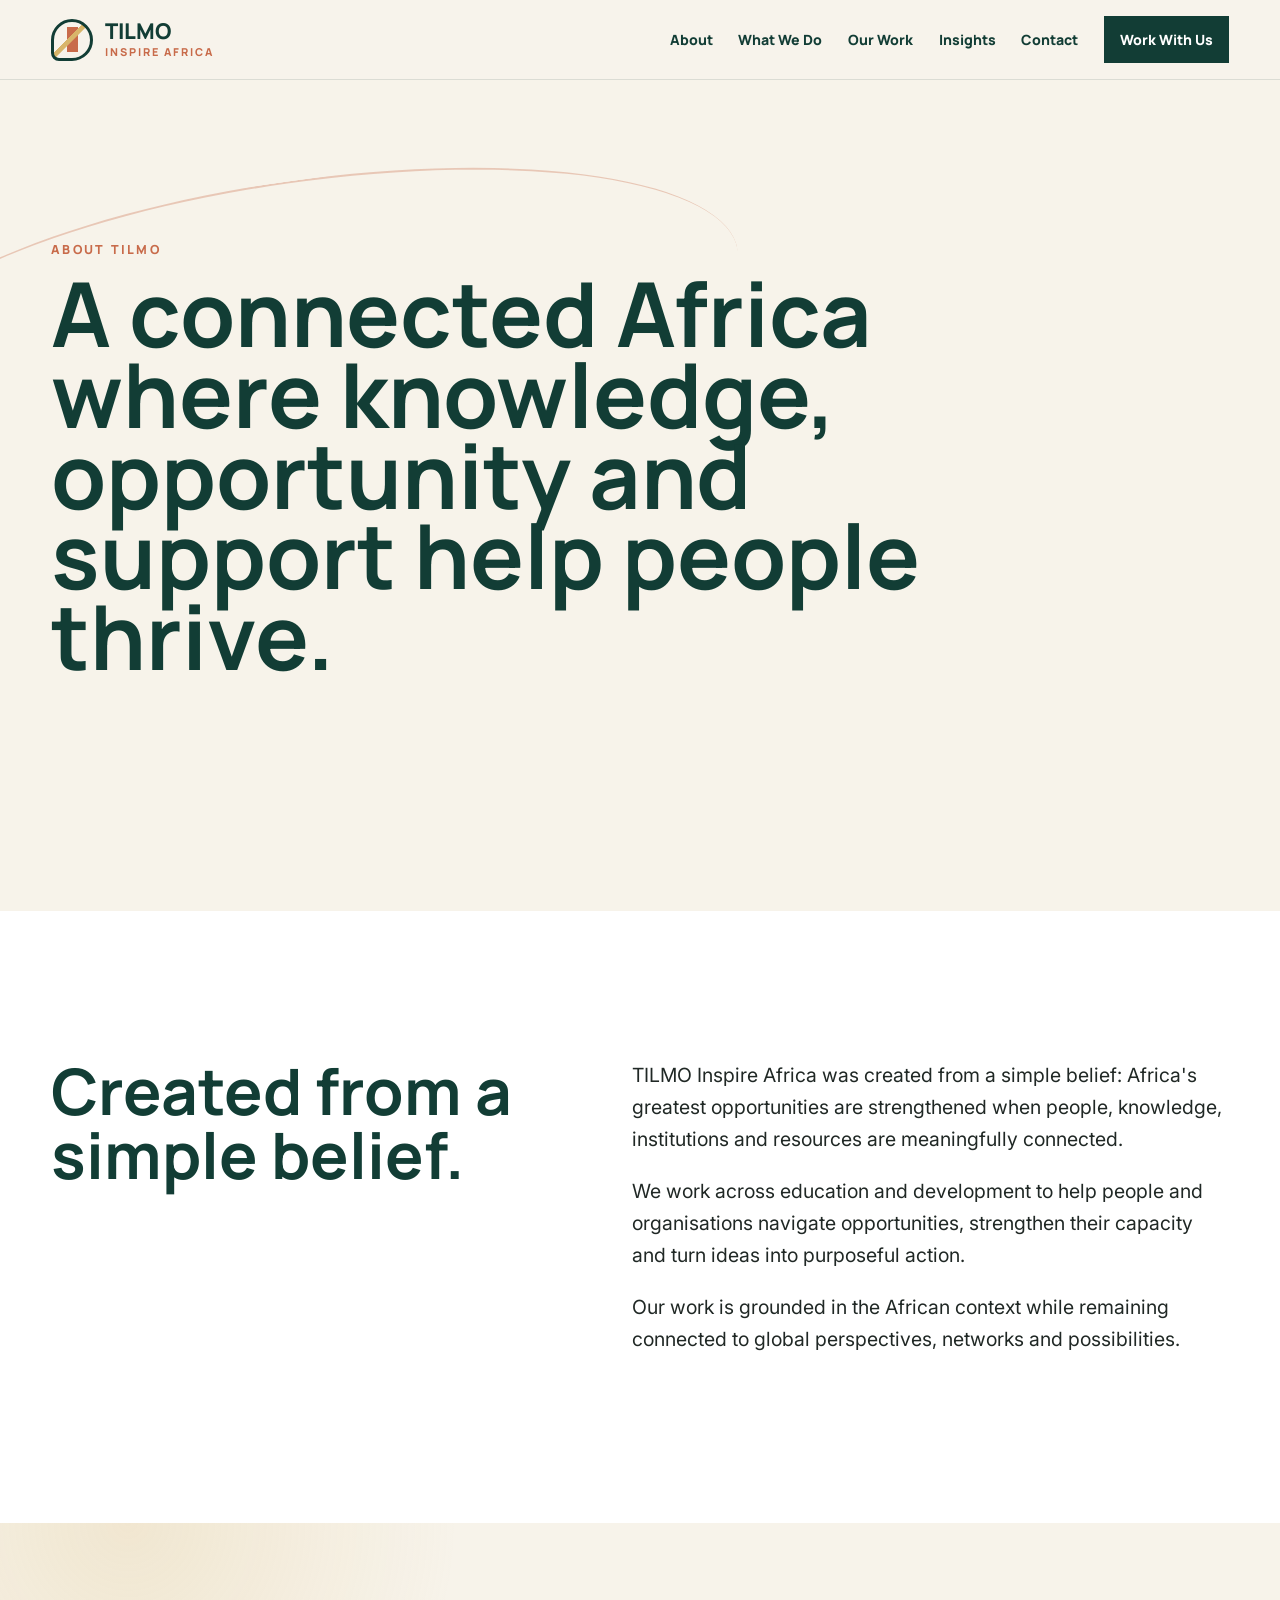
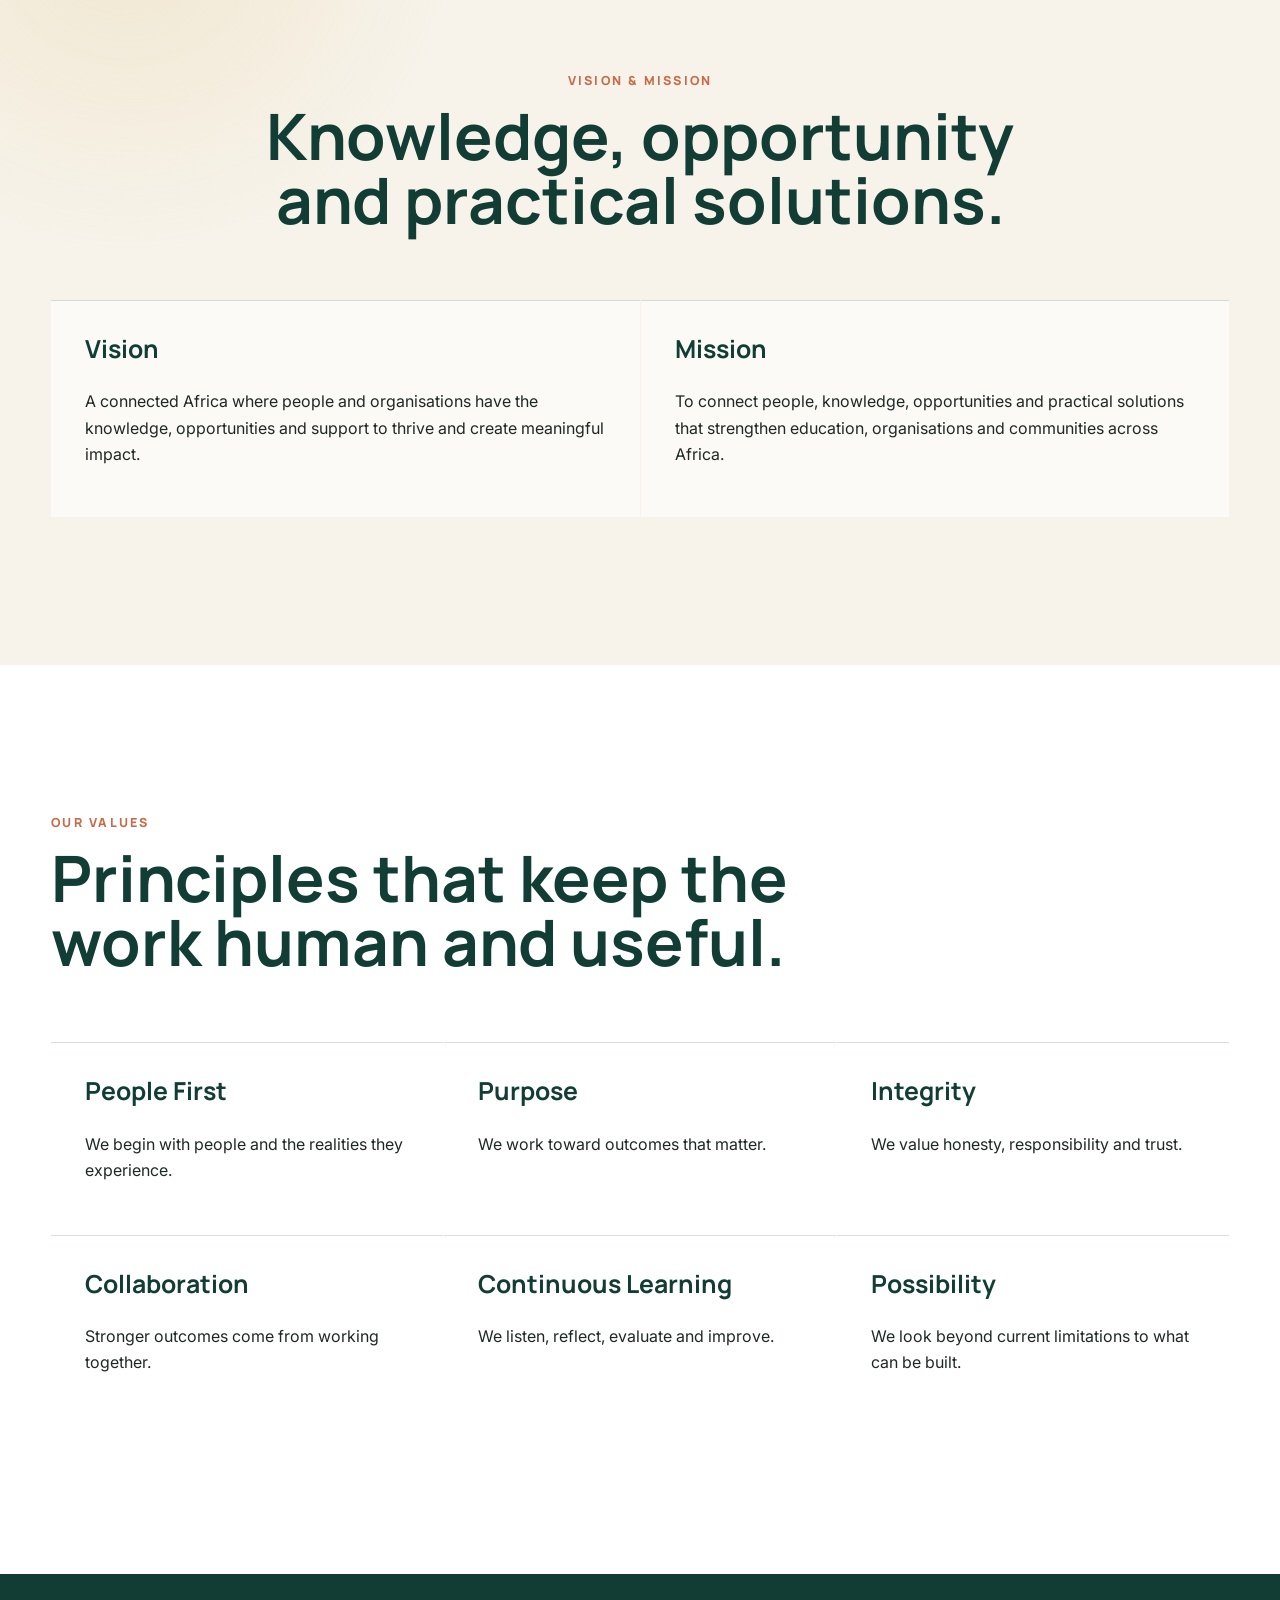
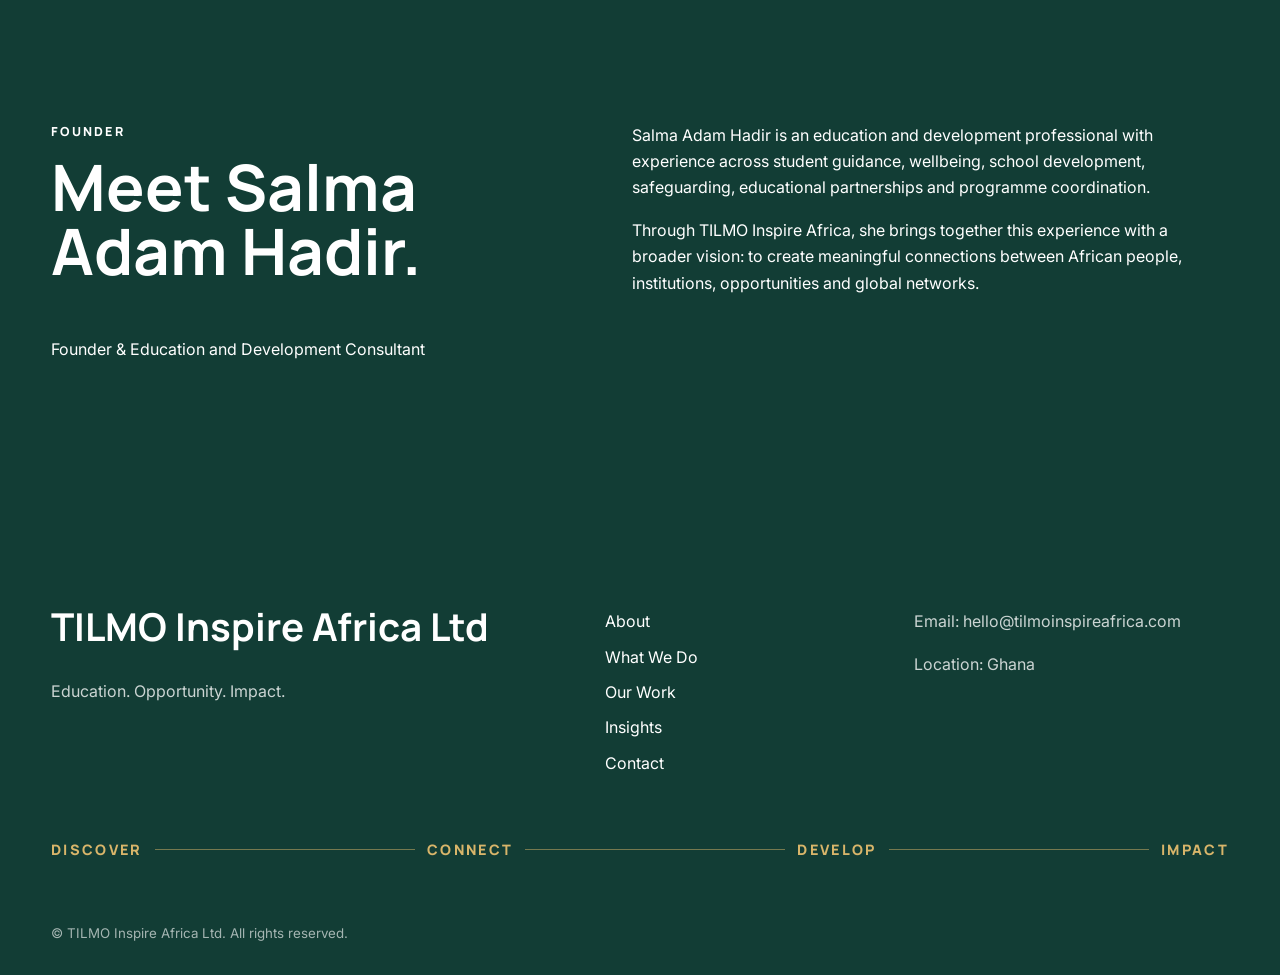
<file: about.html>
<!doctype html>
<html lang="en">
  <head>
    <meta charset="utf-8">
    <meta name="viewport" content="width=device-width, initial-scale=1">
    <title>About TILMO | TILMO Inspire Africa Ltd</title>
    <meta name="description" content="About TILMO Inspire Africa, its vision, values and founder.">
    <link rel="preconnect" href="https://fonts.googleapis.com">
    <link rel="preconnect" href="https://fonts.gstatic.com" crossorigin>
    <link href="https://fonts.googleapis.com/css2?family=DM+Serif+Display:ital@0;1&family=Inter:wght@400;500;600;700&family=Manrope:wght@500;600;700;800&display=swap" rel="stylesheet">
    <link rel="icon" href="favicon.svg" type="image/svg+xml">
    <link rel="stylesheet" href="styles.css">
  </head>
  <body>
    <header class="site-header">
      <a class="brand" href="index.html"><span class="brand-mark"></span><span><strong>TILMO</strong><small>Inspire Africa</small></span></a>
      <button class="nav-toggle" type="button" aria-expanded="false" aria-controls="site-nav">Menu</button>
      <nav id="site-nav" class="site-nav"><a href="about.html">About</a><a href="what-we-do.html">What We Do</a><a href="our-work.html">Our Work</a><a href="insights.html">Insights</a><a href="contact.html">Contact</a><a class="nav-cta" href="contact.html">Work With Us</a></nav>
    </header>
    <main>
      <section class="page-hero">
        <div class="reveal"><p class="eyebrow">About TILMO</p><h1>A connected Africa where knowledge, opportunity and support help people thrive.</h1></div>
      </section>
      <section class="intro section-pad">
        <div class="intro-copy reveal"><h2>Created from a simple belief.</h2></div>
        <div class="intro-text reveal">
          <p>TILMO Inspire Africa was created from a simple belief: Africa's greatest opportunities are strengthened when people, knowledge, institutions and resources are meaningfully connected.</p>
          <p>We work across education and development to help people and organisations navigate opportunities, strengthen their capacity and turn ideas into purposeful action.</p>
          <p>Our work is grounded in the African context while remaining connected to global perspectives, networks and possibilities.</p>
        </div>
      </section>
      <section class="values section-pad ivory-band">
        <div class="section-heading narrow reveal"><p class="eyebrow">Vision & Mission</p><h2>Knowledge, opportunity and practical solutions.</h2></div>
        <div class="two-col">
          <article class="plain-block reveal"><h3>Vision</h3><p>A connected Africa where people and organisations have the knowledge, opportunities and support to thrive and create meaningful impact.</p></article>
          <article class="plain-block reveal"><h3>Mission</h3><p>To connect people, knowledge, opportunities and practical solutions that strengthen education, organisations and communities across Africa.</p></article>
        </div>
      </section>
      <section class="values section-pad">
        <div class="section-heading reveal"><p class="eyebrow">Our Values</p><h2>Principles that keep the work human and useful.</h2></div>
        <div class="value-grid">
          <div class="reveal"><h3>People First</h3><p>We begin with people and the realities they experience.</p></div>
          <div class="reveal"><h3>Purpose</h3><p>We work toward outcomes that matter.</p></div>
          <div class="reveal"><h3>Integrity</h3><p>We value honesty, responsibility and trust.</p></div>
          <div class="reveal"><h3>Collaboration</h3><p>Stronger outcomes come from working together.</p></div>
          <div class="reveal"><h3>Continuous Learning</h3><p>We listen, reflect, evaluate and improve.</p></div>
          <div class="reveal"><h3>Possibility</h3><p>We look beyond current limitations to what can be built.</p></div>
        </div>
      </section>
      <section class="founder section-pad forest-band">
        <div class="split-copy reveal"><p class="eyebrow">Founder</p><h2>Meet Salma Adam Hadir.</h2><p>Founder & Education and Development Consultant</p></div>
        <div class="split-copy reveal"><p>Salma Adam Hadir is an education and development professional with experience across student guidance, wellbeing, school development, safeguarding, educational partnerships and programme coordination.</p><p>Through TILMO Inspire Africa, she brings together this experience with a broader vision: to create meaningful connections between African people, institutions, opportunities and global networks.</p></div>
      </section>
    </main>
    <footer class="site-footer"><div class="footer-brand"><h2>TILMO Inspire Africa Ltd</h2><p>Education. Opportunity. Impact.</p></div><div class="footer-links"><a href="about.html">About</a><a href="what-we-do.html">What We Do</a><a href="our-work.html">Our Work</a><a href="insights.html">Insights</a><a href="contact.html">Contact</a></div><div class="footer-contact"><p>Email: hello@tilmoinspireafrica.com</p><p>Location: Ghana</p></div><div class="footer-path">DISCOVER <span></span> CONNECT <span></span> DEVELOP <span></span> IMPACT</div><small>&copy; TILMO Inspire Africa Ltd. All rights reserved.</small></footer>
    <script src="script.js"></script>
  </body>
</html>
</file>
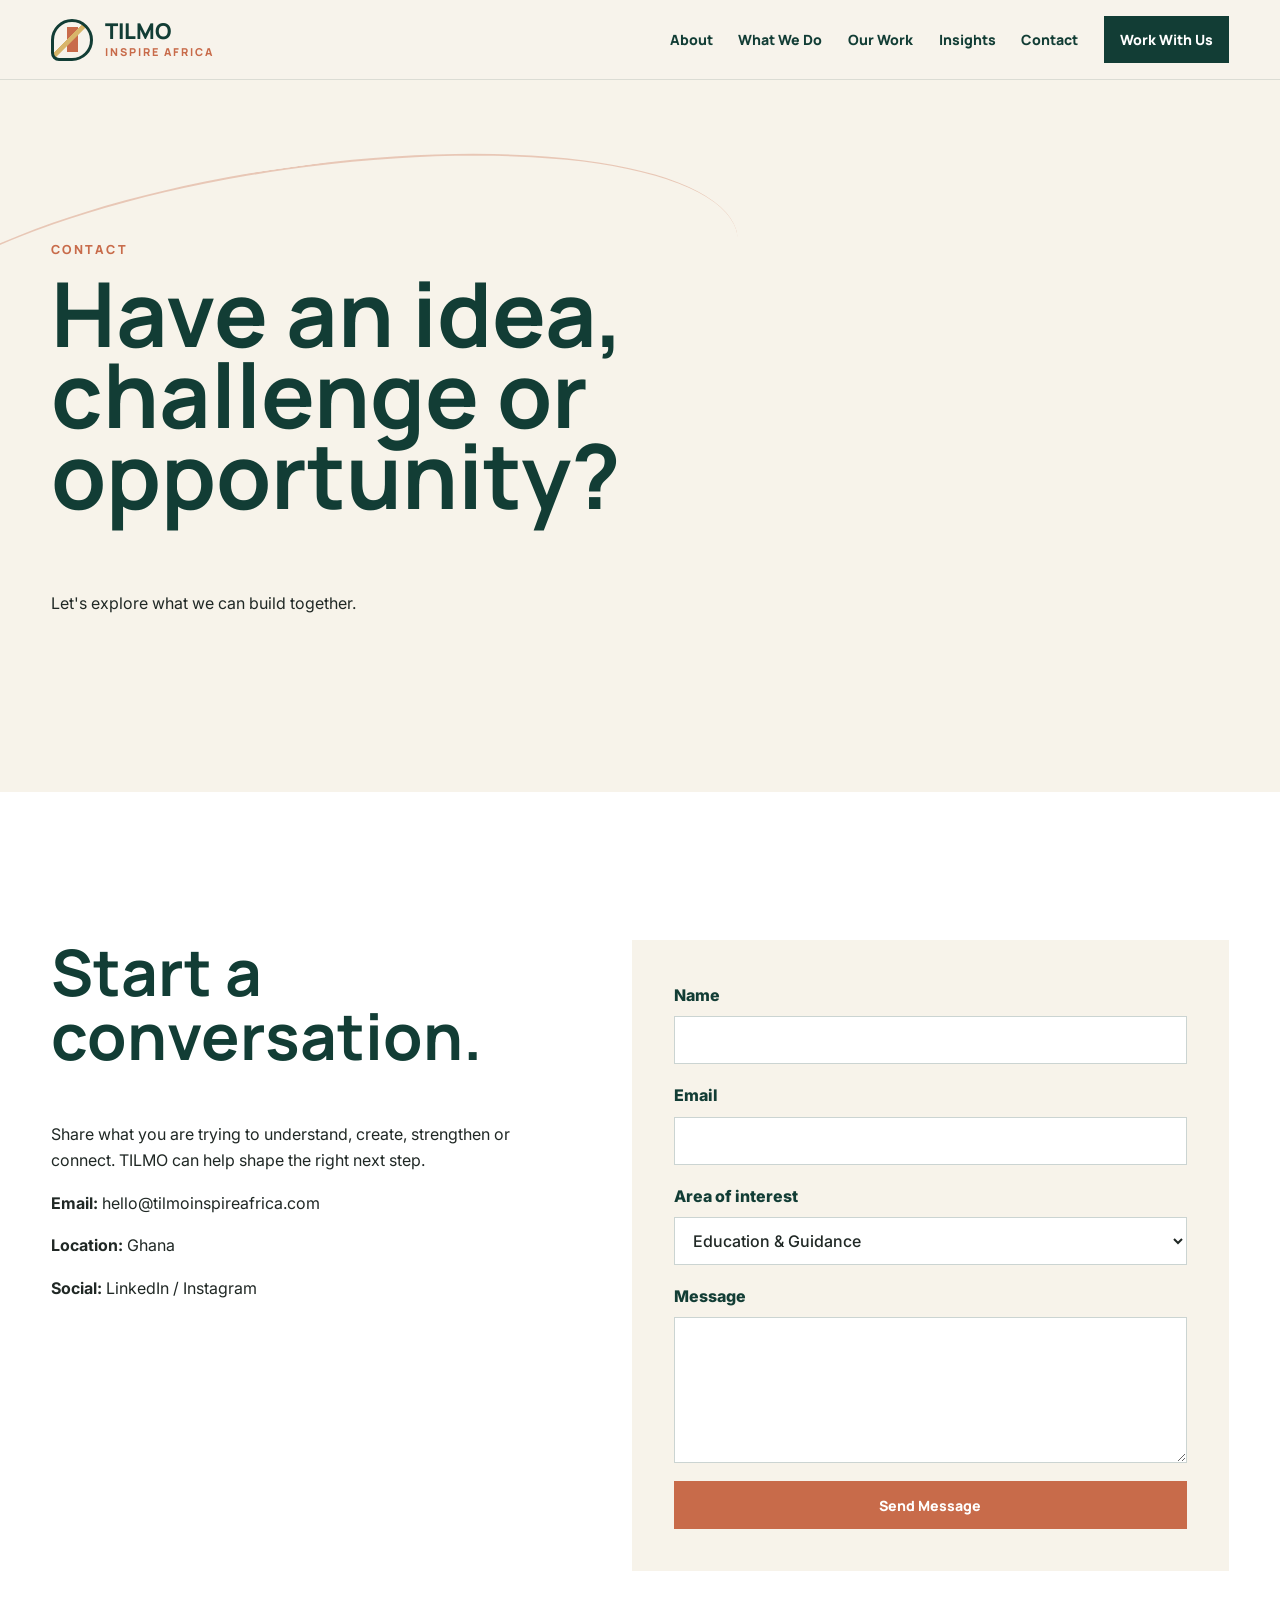
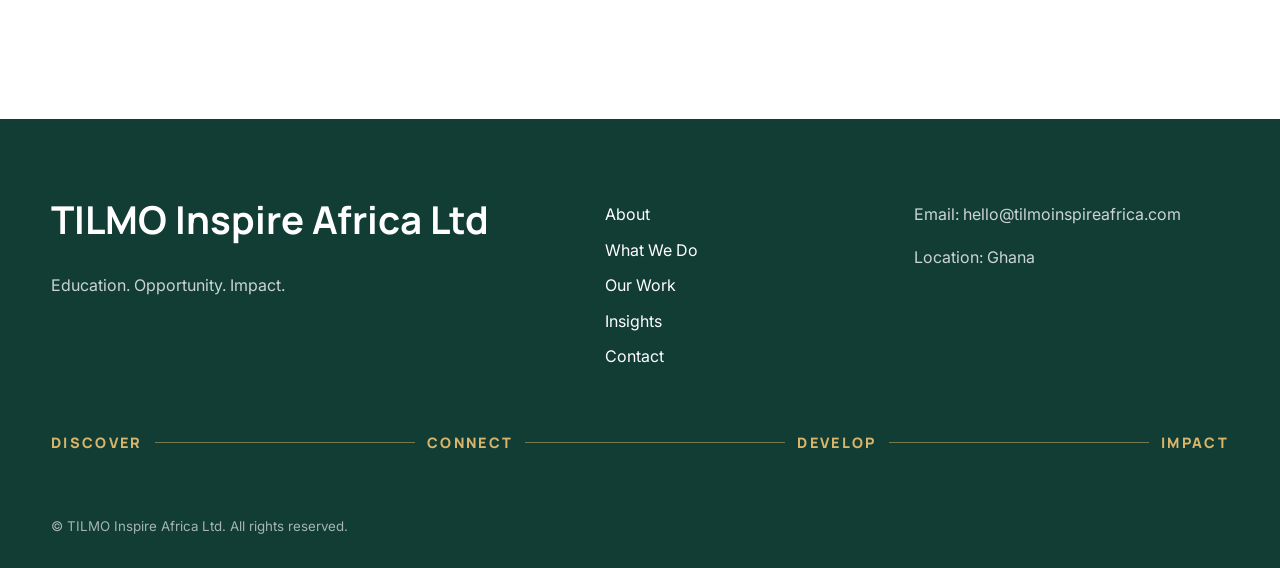
<file: contact.html>
<!doctype html>
<html lang="en">
  <head>
    <meta charset="utf-8">
    <meta name="viewport" content="width=device-width, initial-scale=1">
    <title>Contact | TILMO Inspire Africa Ltd</title>
    <meta name="description" content="Contact TILMO Inspire Africa to explore education, development, partnership and impact opportunities.">
    <link rel="preconnect" href="https://fonts.googleapis.com">
    <link rel="preconnect" href="https://fonts.gstatic.com" crossorigin>
    <link href="https://fonts.googleapis.com/css2?family=DM+Serif+Display:ital@0;1&family=Inter:wght@400;500;600;700&family=Manrope:wght@500;600;700;800&display=swap" rel="stylesheet">
    <link rel="icon" href="favicon.svg" type="image/svg+xml">
    <link rel="stylesheet" href="styles.css">
  </head>
  <body>
    <header class="site-header"><a class="brand" href="index.html"><span class="brand-mark"></span><span><strong>TILMO</strong><small>Inspire Africa</small></span></a><button class="nav-toggle" type="button" aria-expanded="false" aria-controls="site-nav">Menu</button><nav id="site-nav" class="site-nav"><a href="about.html">About</a><a href="what-we-do.html">What We Do</a><a href="our-work.html">Our Work</a><a href="insights.html">Insights</a><a href="contact.html">Contact</a><a class="nav-cta" href="contact.html">Work With Us</a></nav></header>
    <main>
      <section class="page-hero"><div class="reveal"><p class="eyebrow">Contact</p><h1>Have an idea, challenge or opportunity?</h1><p>Let's explore what we can build together.</p></div></section>
      <section class="contact-layout section-pad">
        <div class="contact-copy reveal"><h2>Start a conversation.</h2><p>Share what you are trying to understand, create, strengthen or connect. TILMO can help shape the right next step.</p><p><strong>Email:</strong> hello@tilmoinspireafrica.com</p><p><strong>Location:</strong> Ghana</p><p><strong>Social:</strong> LinkedIn / Instagram</p></div>
        <form class="contact-form reveal" action="#" method="post">
          <label>Name <input type="text" name="name" autocomplete="name"></label>
          <label>Email <input type="email" name="email" autocomplete="email"></label>
          <label>Area of interest <select name="interest"><option>Education & Guidance</option><option>Institutional Development</option><option>Projects & Partnerships</option><option>Research, M&E & Impact</option></select></label>
          <label>Message <textarea name="message" rows="6"></textarea></label>
          <button class="button primary" type="submit">Send Message</button>
        </form>
      </section>
    </main>
    <footer class="site-footer"><div class="footer-brand"><h2>TILMO Inspire Africa Ltd</h2><p>Education. Opportunity. Impact.</p></div><div class="footer-links"><a href="about.html">About</a><a href="what-we-do.html">What We Do</a><a href="our-work.html">Our Work</a><a href="insights.html">Insights</a><a href="contact.html">Contact</a></div><div class="footer-contact"><p>Email: hello@tilmoinspireafrica.com</p><p>Location: Ghana</p></div><div class="footer-path">DISCOVER <span></span> CONNECT <span></span> DEVELOP <span></span> IMPACT</div><small>&copy; TILMO Inspire Africa Ltd. All rights reserved.</small></footer>
    <script src="script.js"></script>
  </body>
</html>
</file>
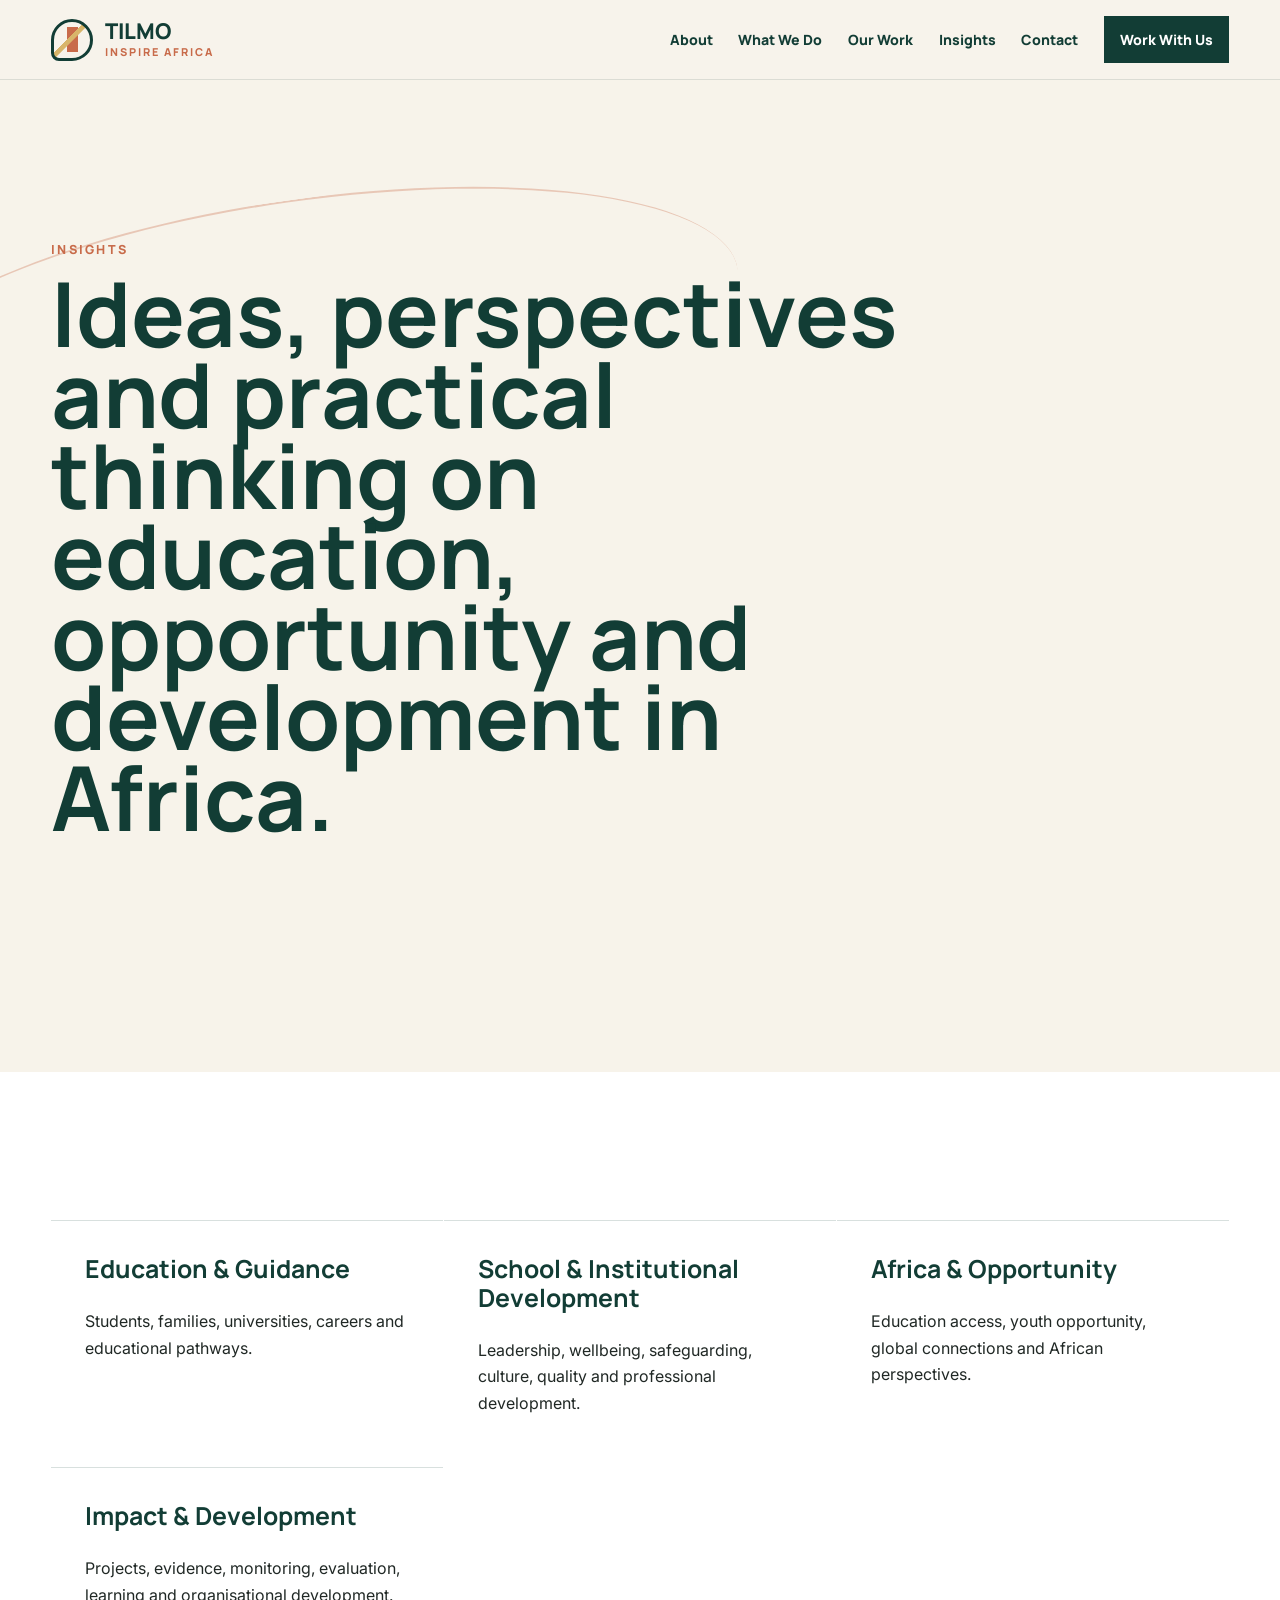
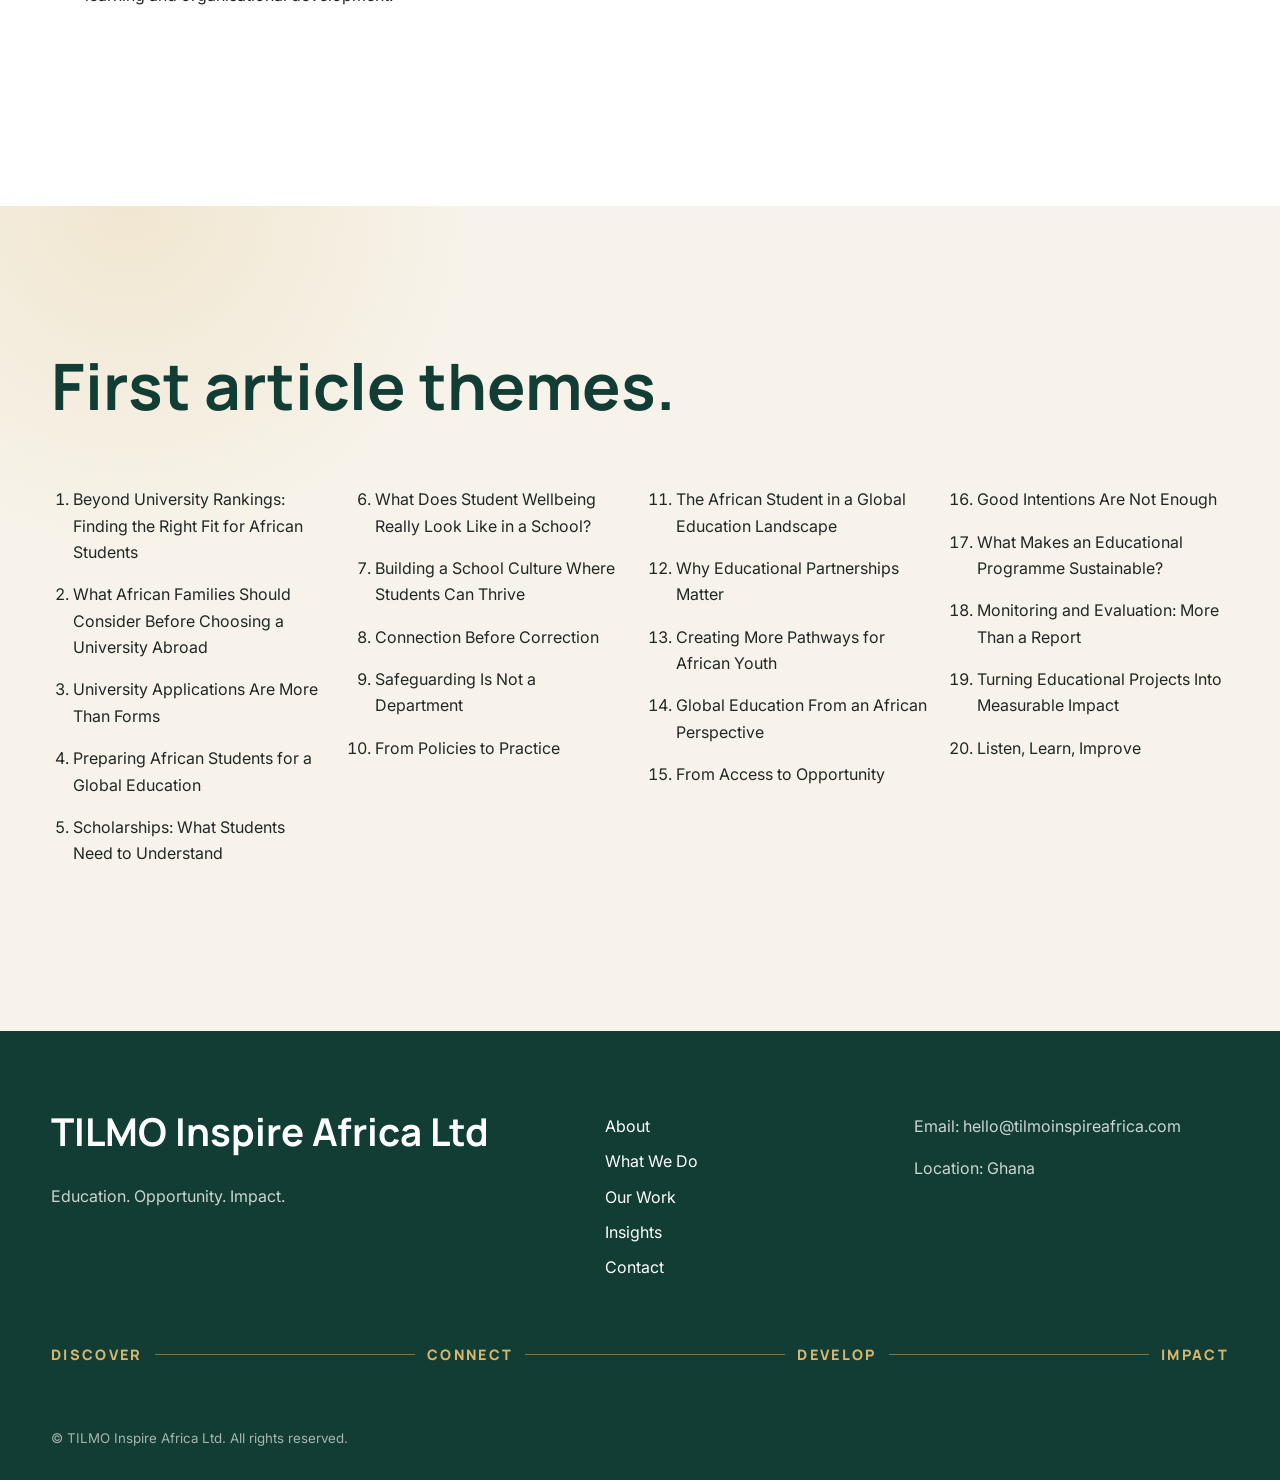
<file: insights.html>
<!doctype html>
<html lang="en">
  <head>
    <meta charset="utf-8">
    <meta name="viewport" content="width=device-width, initial-scale=1">
    <title>Insights | TILMO Inspire Africa Ltd</title>
    <meta name="description" content="Ideas, perspectives and practical thinking on education, opportunity and development in Africa.">
    <link rel="preconnect" href="https://fonts.googleapis.com">
    <link rel="preconnect" href="https://fonts.gstatic.com" crossorigin>
    <link href="https://fonts.googleapis.com/css2?family=DM+Serif+Display:ital@0;1&family=Inter:wght@400;500;600;700&family=Manrope:wght@500;600;700;800&display=swap" rel="stylesheet">
    <link rel="icon" href="favicon.svg" type="image/svg+xml">
    <link rel="stylesheet" href="styles.css">
  </head>
  <body>
    <header class="site-header"><a class="brand" href="index.html"><span class="brand-mark"></span><span><strong>TILMO</strong><small>Inspire Africa</small></span></a><button class="nav-toggle" type="button" aria-expanded="false" aria-controls="site-nav">Menu</button><nav id="site-nav" class="site-nav"><a href="about.html">About</a><a href="what-we-do.html">What We Do</a><a href="our-work.html">Our Work</a><a href="insights.html">Insights</a><a href="contact.html">Contact</a><a class="nav-cta" href="contact.html">Work With Us</a></nav></header>
    <main>
      <section class="page-hero"><div class="reveal"><p class="eyebrow">Insights</p><h1>Ideas, perspectives and practical thinking on education, opportunity and development in Africa.</h1></div></section>
      <section class="insight-cats section-pad">
        <div class="value-grid">
          <div class="reveal"><h3>Education & Guidance</h3><p>Students, families, universities, careers and educational pathways.</p></div>
          <div class="reveal"><h3>School & Institutional Development</h3><p>Leadership, wellbeing, safeguarding, culture, quality and professional development.</p></div>
          <div class="reveal"><h3>Africa & Opportunity</h3><p>Education access, youth opportunity, global connections and African perspectives.</p></div>
          <div class="reveal"><h3>Impact & Development</h3><p>Projects, evidence, monitoring, evaluation, learning and organisational development.</p></div>
        </div>
      </section>
      <section class="article-list section-pad ivory-band">
        <div class="section-heading reveal"><h2>First article themes.</h2></div>
        <div class="article-columns">
          <ol class="reveal"><li>Beyond University Rankings: Finding the Right Fit for African Students</li><li>What African Families Should Consider Before Choosing a University Abroad</li><li>University Applications Are More Than Forms</li><li>Preparing African Students for a Global Education</li><li>Scholarships: What Students Need to Understand</li></ol>
          <ol start="6" class="reveal"><li>What Does Student Wellbeing Really Look Like in a School?</li><li>Building a School Culture Where Students Can Thrive</li><li>Connection Before Correction</li><li>Safeguarding Is Not a Department</li><li>From Policies to Practice</li></ol>
          <ol start="11" class="reveal"><li>The African Student in a Global Education Landscape</li><li>Why Educational Partnerships Matter</li><li>Creating More Pathways for African Youth</li><li>Global Education From an African Perspective</li><li>From Access to Opportunity</li></ol>
          <ol start="16" class="reveal"><li>Good Intentions Are Not Enough</li><li>What Makes an Educational Programme Sustainable?</li><li>Monitoring and Evaluation: More Than a Report</li><li>Turning Educational Projects Into Measurable Impact</li><li>Listen, Learn, Improve</li></ol>
        </div>
      </section>
    </main>
    <footer class="site-footer"><div class="footer-brand"><h2>TILMO Inspire Africa Ltd</h2><p>Education. Opportunity. Impact.</p></div><div class="footer-links"><a href="about.html">About</a><a href="what-we-do.html">What We Do</a><a href="our-work.html">Our Work</a><a href="insights.html">Insights</a><a href="contact.html">Contact</a></div><div class="footer-contact"><p>Email: hello@tilmoinspireafrica.com</p><p>Location: Ghana</p></div><div class="footer-path">DISCOVER <span></span> CONNECT <span></span> DEVELOP <span></span> IMPACT</div><small>&copy; TILMO Inspire Africa Ltd. All rights reserved.</small></footer>
    <script src="script.js"></script>
  </body>
</html>
</file>
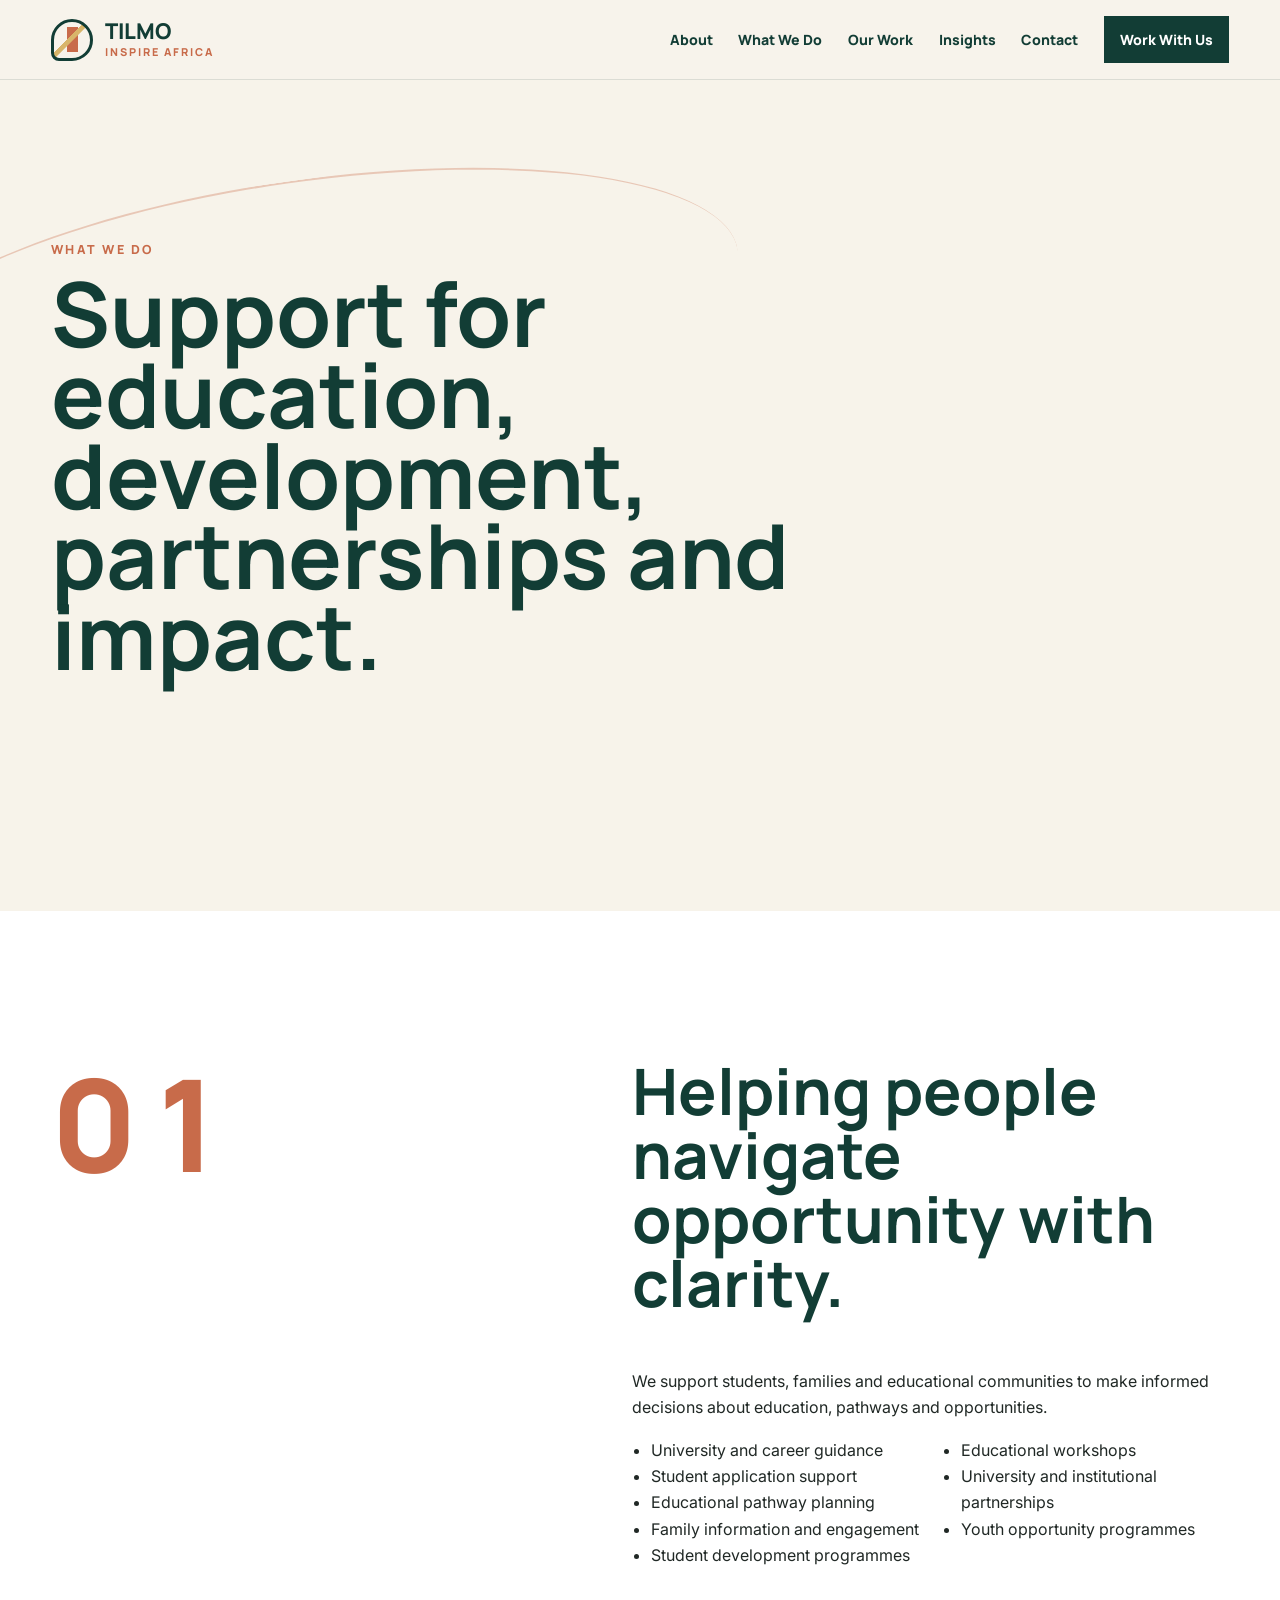
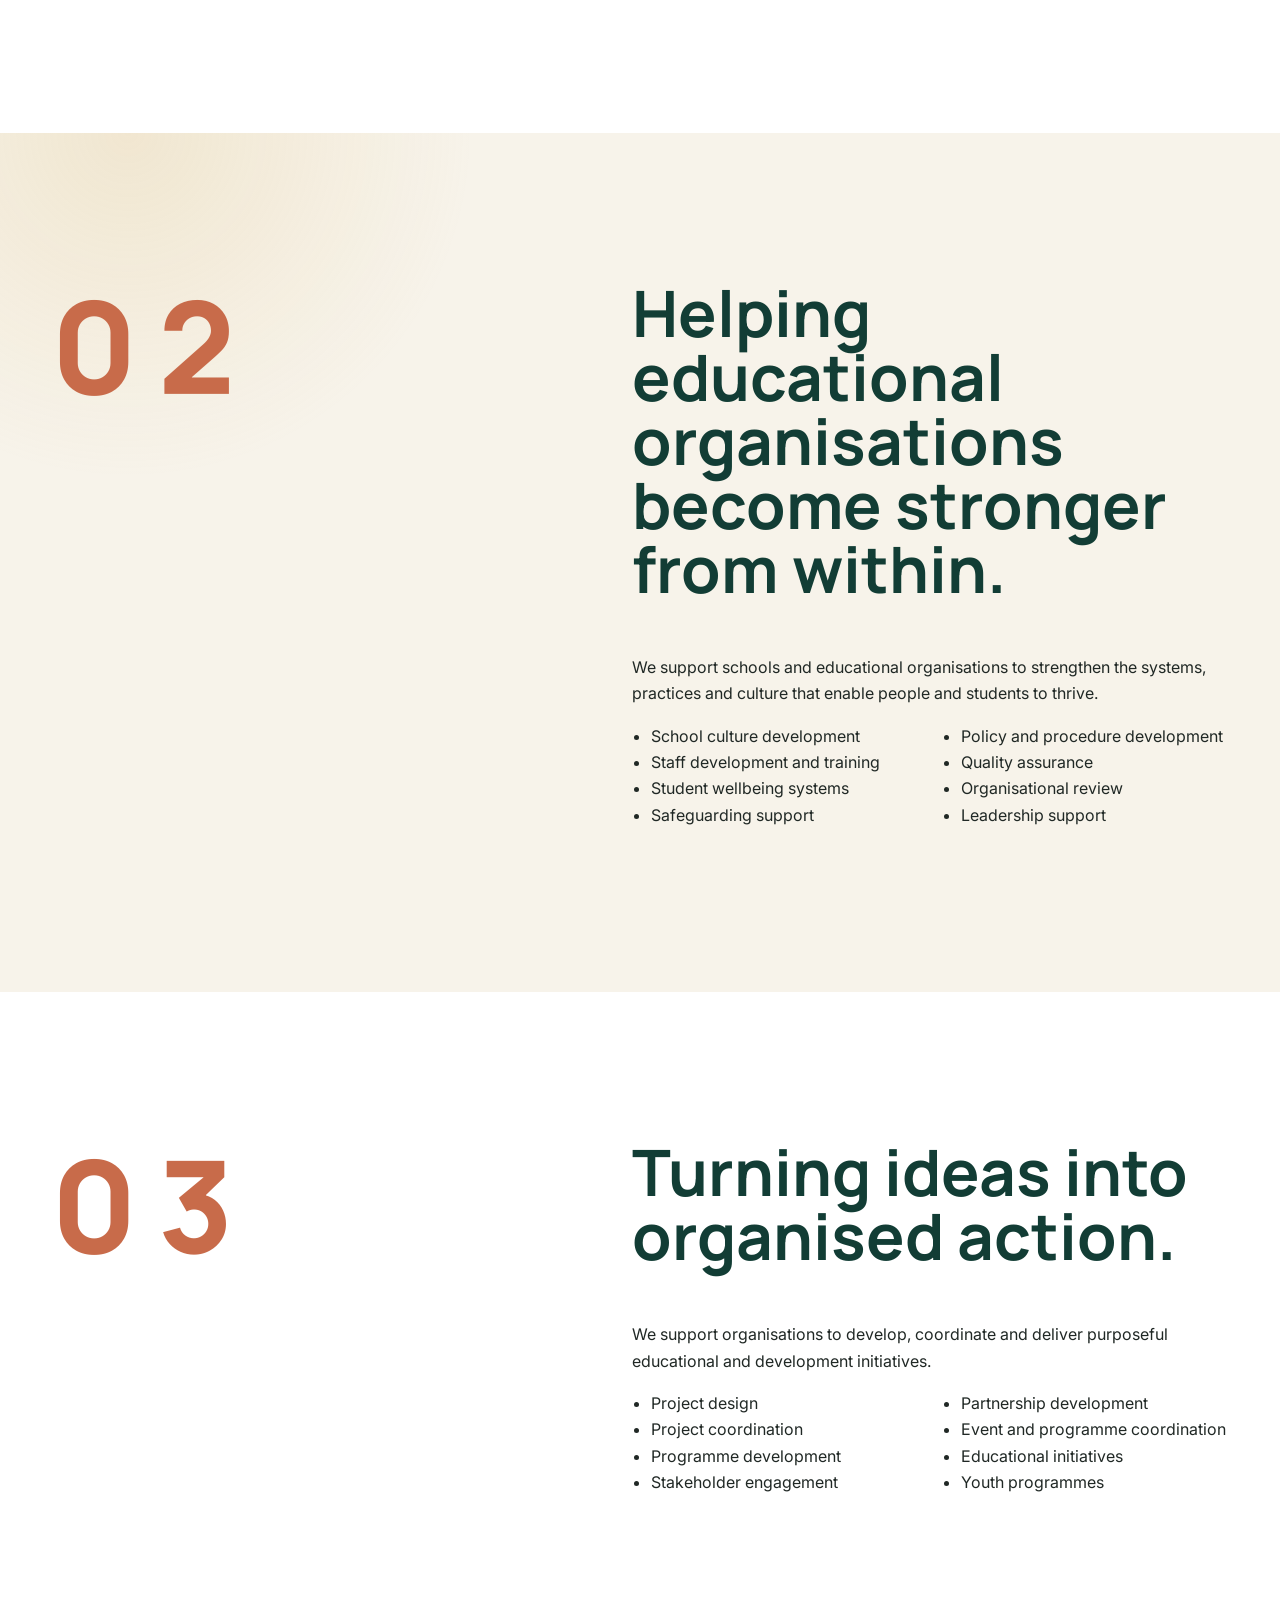
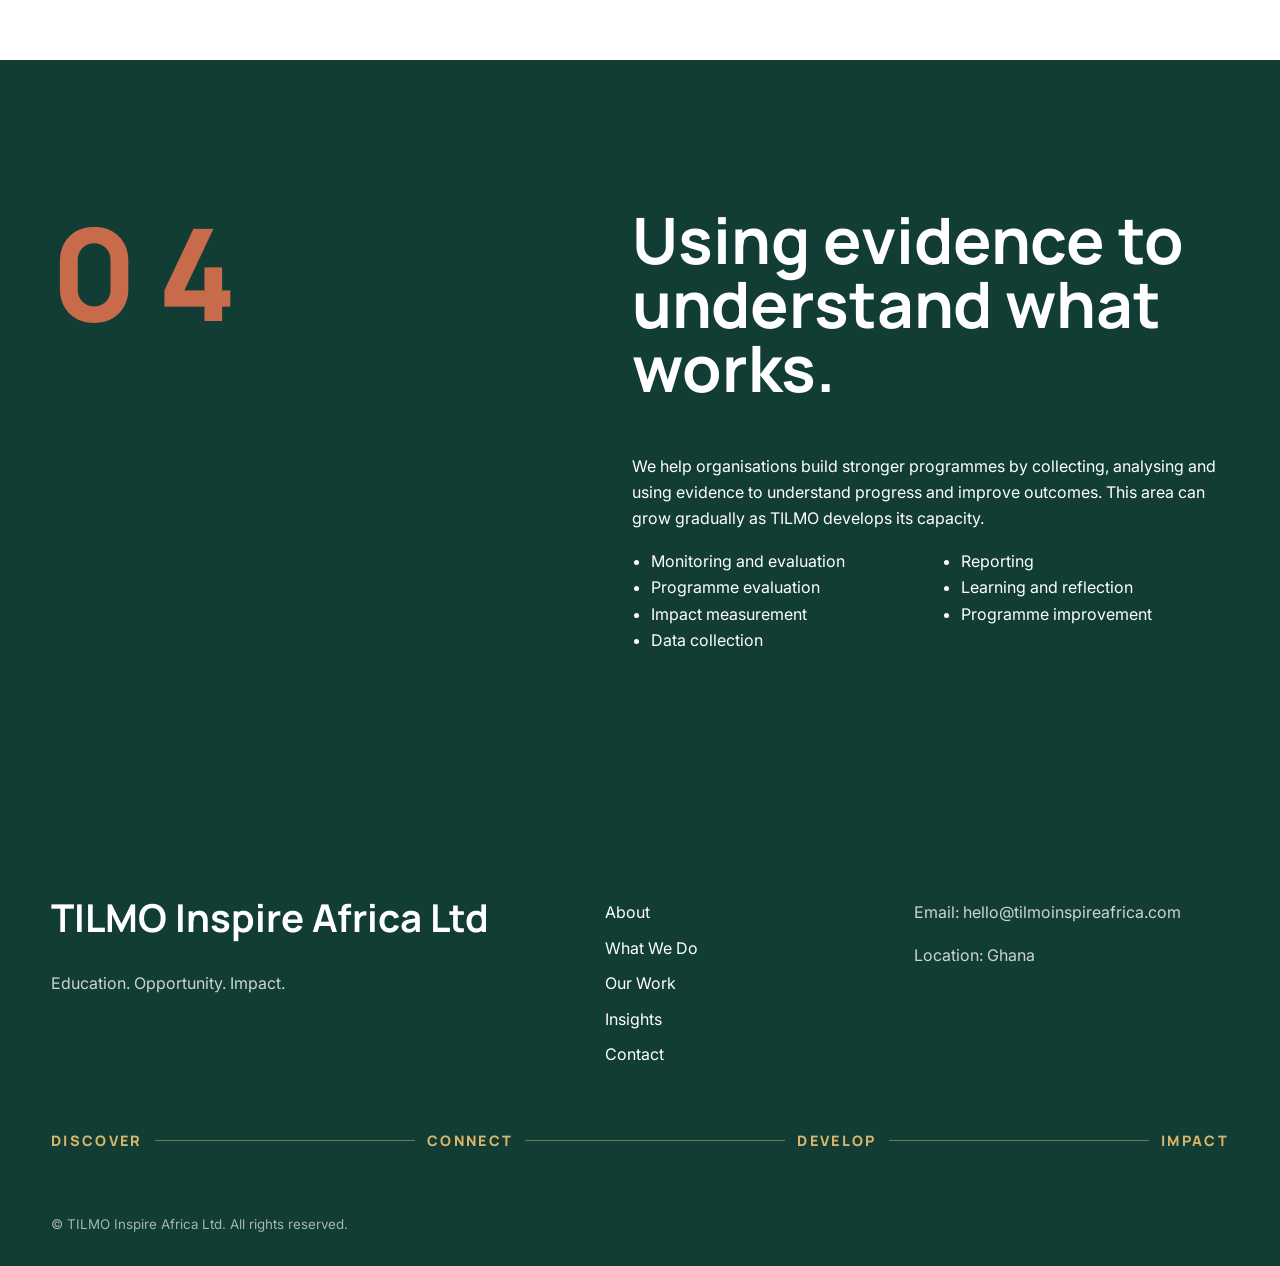
<file: what-we-do.html>
<!doctype html>
<html lang="en">
  <head>
    <meta charset="utf-8">
    <meta name="viewport" content="width=device-width, initial-scale=1">
    <title>What We Do | TILMO Inspire Africa Ltd</title>
    <meta name="description" content="Education guidance, institutional development, projects, partnerships, research, monitoring and evaluation support.">
    <link rel="preconnect" href="https://fonts.googleapis.com">
    <link rel="preconnect" href="https://fonts.gstatic.com" crossorigin>
    <link href="https://fonts.googleapis.com/css2?family=DM+Serif+Display:ital@0;1&family=Inter:wght@400;500;600;700&family=Manrope:wght@500;600;700;800&display=swap" rel="stylesheet">
    <link rel="icon" href="favicon.svg" type="image/svg+xml">
    <link rel="stylesheet" href="styles.css">
  </head>
  <body>
    <header class="site-header"><a class="brand" href="index.html"><span class="brand-mark"></span><span><strong>TILMO</strong><small>Inspire Africa</small></span></a><button class="nav-toggle" type="button" aria-expanded="false" aria-controls="site-nav">Menu</button><nav id="site-nav" class="site-nav"><a href="about.html">About</a><a href="what-we-do.html">What We Do</a><a href="our-work.html">Our Work</a><a href="insights.html">Insights</a><a href="contact.html">Contact</a><a class="nav-cta" href="contact.html">Work With Us</a></nav></header>
    <main>
      <section class="page-hero"><div class="reveal"><p class="eyebrow">What We Do</p><h1>Support for education, development, partnerships and impact.</h1></div></section>
      <section class="service-detail section-pad" id="education-guidance"><div class="number">01</div><div class="reveal"><h2>Helping people navigate opportunity with clarity.</h2><p>We support students, families and educational communities to make informed decisions about education, pathways and opportunities.</p><ul><li>University and career guidance</li><li>Student application support</li><li>Educational pathway planning</li><li>Family information and engagement</li><li>Student development programmes</li><li>Educational workshops</li><li>University and institutional partnerships</li><li>Youth opportunity programmes</li></ul></div></section>
      <section class="service-detail section-pad ivory-band" id="institutional-development"><div class="number">02</div><div class="reveal"><h2>Helping educational organisations become stronger from within.</h2><p>We support schools and educational organisations to strengthen the systems, practices and culture that enable people and students to thrive.</p><ul><li>School culture development</li><li>Staff development and training</li><li>Student wellbeing systems</li><li>Safeguarding support</li><li>Policy and procedure development</li><li>Quality assurance</li><li>Organisational review</li><li>Leadership support</li></ul></div></section>
      <section class="service-detail section-pad" id="projects-partnerships"><div class="number">03</div><div class="reveal"><h2>Turning ideas into organised action.</h2><p>We support organisations to develop, coordinate and deliver purposeful educational and development initiatives.</p><ul><li>Project design</li><li>Project coordination</li><li>Programme development</li><li>Stakeholder engagement</li><li>Partnership development</li><li>Event and programme coordination</li><li>Educational initiatives</li><li>Youth programmes</li></ul></div></section>
      <section class="service-detail section-pad forest-band" id="research-impact"><div class="number">04</div><div class="reveal"><h2>Using evidence to understand what works.</h2><p>We help organisations build stronger programmes by collecting, analysing and using evidence to understand progress and improve outcomes. This area can grow gradually as TILMO develops its capacity.</p><ul><li>Monitoring and evaluation</li><li>Programme evaluation</li><li>Impact measurement</li><li>Data collection</li><li>Reporting</li><li>Learning and reflection</li><li>Programme improvement</li></ul></div></section>
    </main>
    <footer class="site-footer"><div class="footer-brand"><h2>TILMO Inspire Africa Ltd</h2><p>Education. Opportunity. Impact.</p></div><div class="footer-links"><a href="about.html">About</a><a href="what-we-do.html">What We Do</a><a href="our-work.html">Our Work</a><a href="insights.html">Insights</a><a href="contact.html">Contact</a></div><div class="footer-contact"><p>Email: hello@tilmoinspireafrica.com</p><p>Location: Ghana</p></div><div class="footer-path">DISCOVER <span></span> CONNECT <span></span> DEVELOP <span></span> IMPACT</div><small>&copy; TILMO Inspire Africa Ltd. All rights reserved.</small></footer>
    <script src="script.js"></script>
  </body>
</html>
</file>
<file: styles.css>
:root {
  --forest: #123D35;
  --terracotta: #C86B4A;
  --gold: #D8B56A;
  --ivory: #F7F3EA;
  --sage: #A8BDAE;
  --charcoal: #202825;
  --white: #FFFFFF;
  --max: 1480px;
}

* {
  box-sizing: border-box;
}

html {
  scroll-behavior: smooth;
}

body {
  margin: 0;
  background: var(--white);
  color: var(--charcoal);
  font-family: Inter, system-ui, sans-serif;
  line-height: 1.65;
}

img {
  display: block;
  max-width: 100%;
}

a {
  color: inherit;
  text-decoration: none;
}

h1,
h2,
h3,
.brand,
.button,
.site-nav,
.eyebrow {
  font-family: Manrope, Inter, sans-serif;
}

h1,
h2,
h3,
p {
  margin-top: 0;
}

h1 {
  max-width: 880px;
  font-size: clamp(3.6rem, 10vw, 8.8rem);
  line-height: 0.9;
  letter-spacing: 0;
}

h2 {
  max-width: 820px;
  color: var(--forest);
  font-size: clamp(2.1rem, 5vw, 4.7rem);
  line-height: 1;
  letter-spacing: 0;
}

h3 {
  color: var(--forest);
  font-size: clamp(1.1rem, 2vw, 1.55rem);
  line-height: 1.15;
}

p {
  max-width: 720px;
}

.site-header {
  position: sticky;
  top: 0;
  z-index: 20;
  display: flex;
  align-items: center;
  justify-content: space-between;
  gap: 24px;
  min-height: 78px;
  padding: 16px clamp(20px, 4vw, 52px);
  background: rgba(247, 243, 234, 0.94);
  border-bottom: 1px solid rgba(18, 61, 53, 0.12);
  backdrop-filter: blur(16px);
}

.brand {
  display: inline-flex;
  align-items: center;
  gap: 12px;
  color: var(--forest);
  line-height: 1;
}

.brand strong {
  display: block;
  font-size: 1.36rem;
  font-weight: 800;
}

.brand small {
  display: block;
  margin-top: 4px;
  color: var(--terracotta);
  font-size: 0.68rem;
  font-weight: 800;
  letter-spacing: 0.18em;
  text-transform: uppercase;
}

.brand-mark {
  width: 42px;
  height: 42px;
  border: 3px solid var(--forest);
  border-radius: 50% 50% 50% 8px;
  background:
    linear-gradient(135deg, transparent 42%, var(--gold) 43% 51%, transparent 52%),
    linear-gradient(45deg, var(--terracotta), var(--terracotta));
  background-size: 100% 100%, 11px 70%;
  background-position: center, 52% 50%;
  background-repeat: no-repeat;
}

.site-nav {
  display: flex;
  align-items: center;
  gap: clamp(14px, 2vw, 26px);
  color: var(--forest);
  font-size: 0.88rem;
  font-weight: 800;
}

.site-nav a {
  position: relative;
}

.site-nav a::after {
  position: absolute;
  left: 0;
  bottom: -7px;
  width: 0;
  height: 2px;
  background: var(--terracotta);
  content: "";
  transition: width 180ms ease;
}

.site-nav a:hover::after,
.site-nav a:focus-visible::after {
  width: 100%;
}

.nav-cta {
  padding: 12px 16px;
  color: var(--white);
  background: var(--forest);
}

.nav-toggle {
  display: none;
  min-height: 44px;
  padding: 0 16px;
  color: var(--forest);
  background: transparent;
  border: 1px solid rgba(18, 61, 53, 0.22);
  font: 800 0.9rem Manrope, sans-serif;
}

.hero {
  position: relative;
  min-height: calc(100svh - 78px);
  display: flex;
  align-items: flex-end;
  overflow: hidden;
  color: var(--white);
  background: var(--forest);
}

.hero img {
  position: absolute;
  inset: 0;
  width: 100%;
  height: 100%;
  object-fit: cover;
}

.hero-overlay {
  position: absolute;
  inset: 0;
  background: linear-gradient(90deg, rgba(18, 61, 53, 0.93), rgba(18, 61, 53, 0.54) 46%, rgba(18, 61, 53, 0.12));
}

.hero-content {
  position: relative;
  width: min(100%, var(--max));
  margin: 0 auto;
  padding: clamp(56px, 9vw, 112px) clamp(20px, 4vw, 52px);
}

.hero h1,
.hero h2,
.hero h3,
.forest-band h2,
.forest-band h3,
.forest-band p,
.forest-band .eyebrow,
.cta-band h2,
.cta-band p {
  color: var(--white);
}

.hero-line {
  color: var(--gold);
  font: 600 clamp(1.35rem, 3vw, 2.25rem) / 1.15 "DM Serif Display", serif;
}

.hero-content > p:last-of-type {
  max-width: 690px;
  font-size: clamp(1rem, 2vw, 1.22rem);
}

.eyebrow {
  color: var(--terracotta);
  font-size: 0.78rem;
  font-weight: 800;
  letter-spacing: 0.18em;
  text-transform: uppercase;
}

.button-row {
  display: flex;
  flex-wrap: wrap;
  gap: 14px;
  margin-top: 30px;
}

.button {
  display: inline-flex;
  align-items: center;
  justify-content: center;
  min-height: 48px;
  padding: 13px 20px;
  border: 1px solid currentColor;
  font-size: 0.88rem;
  font-weight: 800;
  transition: transform 180ms ease, background 180ms ease, color 180ms ease;
}

.button:hover,
.button:focus-visible {
  transform: translateY(-2px);
}

.button.primary {
  color: var(--white);
  background: var(--terracotta);
  border-color: var(--terracotta);
}

.button.secondary {
  color: var(--white);
  background: transparent;
}

.button.light.primary {
  color: var(--forest);
  background: var(--gold);
  border-color: var(--gold);
}

.button.light.secondary {
  color: var(--white);
}

.section-pad {
  padding: clamp(72px, 12vw, 148px) clamp(20px, 4vw, 52px);
}

.intro,
.split,
.founder,
.contact-layout,
.service-detail {
  display: grid;
  grid-template-columns: minmax(0, 0.9fr) minmax(0, 1.1fr);
  gap: clamp(34px, 8vw, 92px);
  width: min(100%, var(--max));
  margin: 0 auto;
}

.intro {
  align-items: start;
}

.intro-text p {
  font-size: clamp(1.02rem, 1.7vw, 1.22rem);
}

.forest-band {
  width: 100%;
  max-width: none;
  color: var(--white);
  background: var(--forest);
}

.forest-band > * {
  width: min(100%, var(--max));
  margin-right: auto;
  margin-left: auto;
}

.ivory-band {
  background:
    radial-gradient(circle at 10% 0, rgba(216, 181, 106, 0.2), transparent 24%),
    var(--ivory);
}

.section-heading {
  width: min(100%, var(--max));
  margin: 0 auto clamp(32px, 6vw, 68px);
}

.section-heading.narrow {
  text-align: center;
}

.section-heading.narrow p,
.section-heading.narrow h2 {
  margin-right: auto;
  margin-left: auto;
}

.service-grid,
.case-row,
.article-grid,
.impact-grid,
.two-col,
.value-grid,
.article-columns {
  display: grid;
  width: min(100%, var(--max));
  margin: 0 auto;
  gap: 1px;
}

.service-grid {
  grid-template-columns: repeat(4, 1fr);
  border-top: 1px solid rgba(255, 255, 255, 0.18);
  border-left: 1px solid rgba(255, 255, 255, 0.18);
}

.service-item {
  min-height: 310px;
  padding: clamp(22px, 3vw, 34px);
  border-right: 1px solid rgba(255, 255, 255, 0.18);
  border-bottom: 1px solid rgba(255, 255, 255, 0.18);
  transition: background 180ms ease, transform 180ms ease;
}

.service-item:hover {
  background: rgba(255, 255, 255, 0.07);
  transform: translateY(-4px);
}

.service-item span,
.path-step span,
.number,
.case-item span,
.article-item span {
  color: var(--gold);
  font-family: Manrope, sans-serif;
  font-size: 0.76rem;
  font-weight: 800;
  letter-spacing: 0.16em;
  text-transform: uppercase;
}

.split {
  align-items: center;
}

.split-media {
  min-height: 540px;
  overflow: hidden;
}

.split-media img {
  width: 100%;
  height: 100%;
  min-height: 540px;
  object-fit: cover;
}

.pillar {
  padding: 22px 0;
  border-top: 1px solid rgba(18, 61, 53, 0.18);
}

.approach {
  position: relative;
  overflow: hidden;
  background: var(--white);
}

.approach::before,
.page-hero::after {
  position: absolute;
  inset: 12% auto auto -10%;
  width: 68vw;
  height: 260px;
  border-top: 2px solid rgba(200, 107, 74, 0.32);
  border-radius: 50%;
  content: "";
  transform: rotate(-8deg);
}

.pathway {
  position: relative;
  display: grid;
  grid-template-columns: repeat(5, 1fr);
  gap: 24px;
  width: min(100%, var(--max));
  margin: 0 auto;
}

.path-line {
  position: absolute;
  top: 22px;
  left: 8%;
  width: 84%;
  height: 2px;
  background: var(--gold);
}

.path-step {
  position: relative;
  padding-top: 54px;
}

.path-step::before {
  position: absolute;
  top: 12px;
  left: 0;
  width: 22px;
  height: 22px;
  background: var(--terracotta);
  border: 5px solid var(--white);
  border-radius: 50%;
  box-shadow: 0 0 0 1px var(--gold);
  content: "";
}

.case-row,
.article-grid {
  grid-template-columns: repeat(3, 1fr);
}

.case-item,
.article-item,
.plain-block,
.value-grid > div,
.impact-grid > div {
  padding: clamp(24px, 3vw, 34px);
  background: rgba(255, 255, 255, 0.58);
  border-top: 1px solid rgba(18, 61, 53, 0.16);
}

.article-item,
.case-item {
  transition: transform 180ms ease, background 180ms ease;
}

.article-item:hover,
.case-item:hover {
  background: var(--white);
  transform: translateY(-4px);
}

.text-link {
  display: table;
  margin: 34px auto 0;
  color: var(--terracotta);
  font: 800 0.9rem Manrope, sans-serif;
  text-transform: uppercase;
  letter-spacing: 0.12em;
}

.impact-grid {
  grid-template-columns: repeat(4, 1fr);
}

.impact-grid strong {
  display: block;
  color: var(--forest);
  font: 800 clamp(1.7rem, 4vw, 3.5rem) / 1 Manrope, sans-serif;
}

.impact-grid span {
  color: var(--terracotta);
  font-weight: 800;
}

.cta-band {
  display: flex;
  align-items: center;
  justify-content: space-between;
  gap: 30px;
  padding: clamp(58px, 8vw, 92px) clamp(20px, 4vw, 52px);
  background:
    linear-gradient(90deg, rgba(18, 61, 53, 0.95), rgba(18, 61, 53, 0.88)),
    var(--forest);
}

.cta-band > * {
  width: min(100%, var(--max));
}

.page-hero {
  position: relative;
  overflow: hidden;
  padding: clamp(90px, 13vw, 160px) clamp(20px, 4vw, 52px);
  background: var(--ivory);
}

.page-hero > div {
  position: relative;
  z-index: 1;
  width: min(100%, var(--max));
  margin: 0 auto;
}

.page-hero h1 {
  color: var(--forest);
  font-size: clamp(2.7rem, 7vw, 6.6rem);
}

.two-col {
  grid-template-columns: repeat(2, 1fr);
}

.value-grid {
  grid-template-columns: repeat(3, 1fr);
}

.founder {
  max-width: none;
  padding-right: max(clamp(20px, 4vw, 52px), calc((100vw - var(--max)) / 2));
  padding-left: max(clamp(20px, 4vw, 52px), calc((100vw - var(--max)) / 2));
}

.service-detail {
  max-width: none;
  padding-right: max(clamp(20px, 4vw, 52px), calc((100vw - var(--max)) / 2));
  padding-left: max(clamp(20px, 4vw, 52px), calc((100vw - var(--max)) / 2));
}

.number {
  color: var(--terracotta);
  font-size: clamp(3rem, 10vw, 8rem);
  line-height: 1;
}

.service-detail ul {
  columns: 2;
  gap: 42px;
  padding-left: 19px;
}

.article-columns {
  grid-template-columns: repeat(4, 1fr);
  gap: 28px;
}

.article-columns ol {
  margin: 0;
  padding-left: 22px;
}

.article-columns li {
  margin-bottom: 16px;
}

.contact-form {
  display: grid;
  gap: 18px;
  padding: clamp(24px, 4vw, 42px);
  background: var(--ivory);
}

.contact-form label {
  display: grid;
  gap: 8px;
  color: var(--forest);
  font-weight: 800;
}

.contact-form input,
.contact-form select,
.contact-form textarea {
  width: 100%;
  min-height: 48px;
  padding: 12px 14px;
  color: var(--charcoal);
  background: var(--white);
  border: 1px solid rgba(18, 61, 53, 0.22);
  border-radius: 0;
  font: 500 1rem Inter, sans-serif;
}

.site-footer {
  padding: clamp(52px, 8vw, 82px) clamp(20px, 4vw, 52px) 30px;
  color: var(--white);
  background: var(--forest);
}

.site-footer {
  display: grid;
  grid-template-columns: 1.4fr 0.7fr 0.9fr;
  gap: clamp(26px, 5vw, 66px);
}

.site-footer h2 {
  color: var(--white);
  font-size: clamp(1.7rem, 3vw, 2.9rem);
}

.footer-links {
  display: grid;
  gap: 9px;
}

.footer-contact p,
.site-footer p {
  color: rgba(255, 255, 255, 0.78);
}

.footer-path {
  grid-column: 1 / -1;
  display: flex;
  align-items: center;
  gap: 12px;
  color: var(--gold);
  font: 800 clamp(0.72rem, 2vw, 0.9rem) Manrope, sans-serif;
  letter-spacing: 0.16em;
}

.footer-path span {
  flex: 1;
  height: 1px;
  background: rgba(216, 181, 106, 0.5);
}

.site-footer small {
  grid-column: 1 / -1;
  color: rgba(255, 255, 255, 0.62);
}

.reveal {
  opacity: 0;
  transform: translateY(18px);
  transition: opacity 520ms ease, transform 520ms ease;
}

.reveal.is-visible {
  opacity: 1;
  transform: translateY(0);
}

@media (max-width: 980px) {
  .nav-toggle {
    display: inline-flex;
    align-items: center;
  }

  .site-nav {
    position: absolute;
    top: 100%;
    right: 16px;
    left: 16px;
    display: none;
    align-items: stretch;
    padding: 18px;
    background: var(--ivory);
    border: 1px solid rgba(18, 61, 53, 0.16);
  }

  .site-nav.is-open {
    display: grid;
  }

  .nav-cta {
    text-align: center;
  }

  .intro,
  .split,
  .founder,
  .contact-layout,
  .service-detail,
  .cta-band {
    grid-template-columns: 1fr;
  }

  .service-grid,
  .case-row,
  .article-grid,
  .impact-grid,
  .two-col,
  .value-grid,
  .article-columns {
    grid-template-columns: repeat(2, 1fr);
  }

  .pathway {
    grid-template-columns: 1fr;
  }

  .path-line {
    top: 0;
    left: 11px;
    width: 2px;
    height: 100%;
  }

  .path-step {
    padding-top: 0;
    padding-left: 46px;
  }

  .path-step::before {
    top: 4px;
  }

  .service-detail ul {
    columns: 1;
  }

  .site-footer {
    grid-template-columns: 1fr;
  }

  .footer-path {
    display: grid;
    grid-template-columns: auto 1fr auto;
  }

  .footer-path span:nth-of-type(2),
  .footer-path span:nth-of-type(3) {
    display: none;
  }
}

@media (max-width: 640px) {
  .site-header {
    min-height: 70px;
    padding-inline: 16px;
  }

  .brand strong {
    font-size: 1.08rem;
  }

  .brand small {
    font-size: 0.56rem;
  }

  .brand-mark {
    width: 36px;
    height: 36px;
  }

  .hero {
    min-height: calc(100svh - 70px);
  }

  .hero-overlay {
    background: linear-gradient(0deg, rgba(18, 61, 53, 0.96), rgba(18, 61, 53, 0.42));
  }

  h1 {
    font-size: clamp(3.1rem, 17vw, 4.6rem);
  }

  .service-grid,
  .case-row,
  .article-grid,
  .impact-grid,
  .two-col,
  .value-grid,
  .article-columns {
    grid-template-columns: 1fr;
  }

  .split-media,
  .split-media img {
    min-height: 340px;
  }

  .cta-band {
    display: grid;
  }

  .footer-path {
    gap: 8px;
    letter-spacing: 0.08em;
  }
}

@media (prefers-reduced-motion: reduce) {
  *,
  *::before,
  *::after {
    scroll-behavior: auto !important;
    transition: none !important;
  }

  .reveal {
    opacity: 1;
    transform: none;
  }
}
</file>
